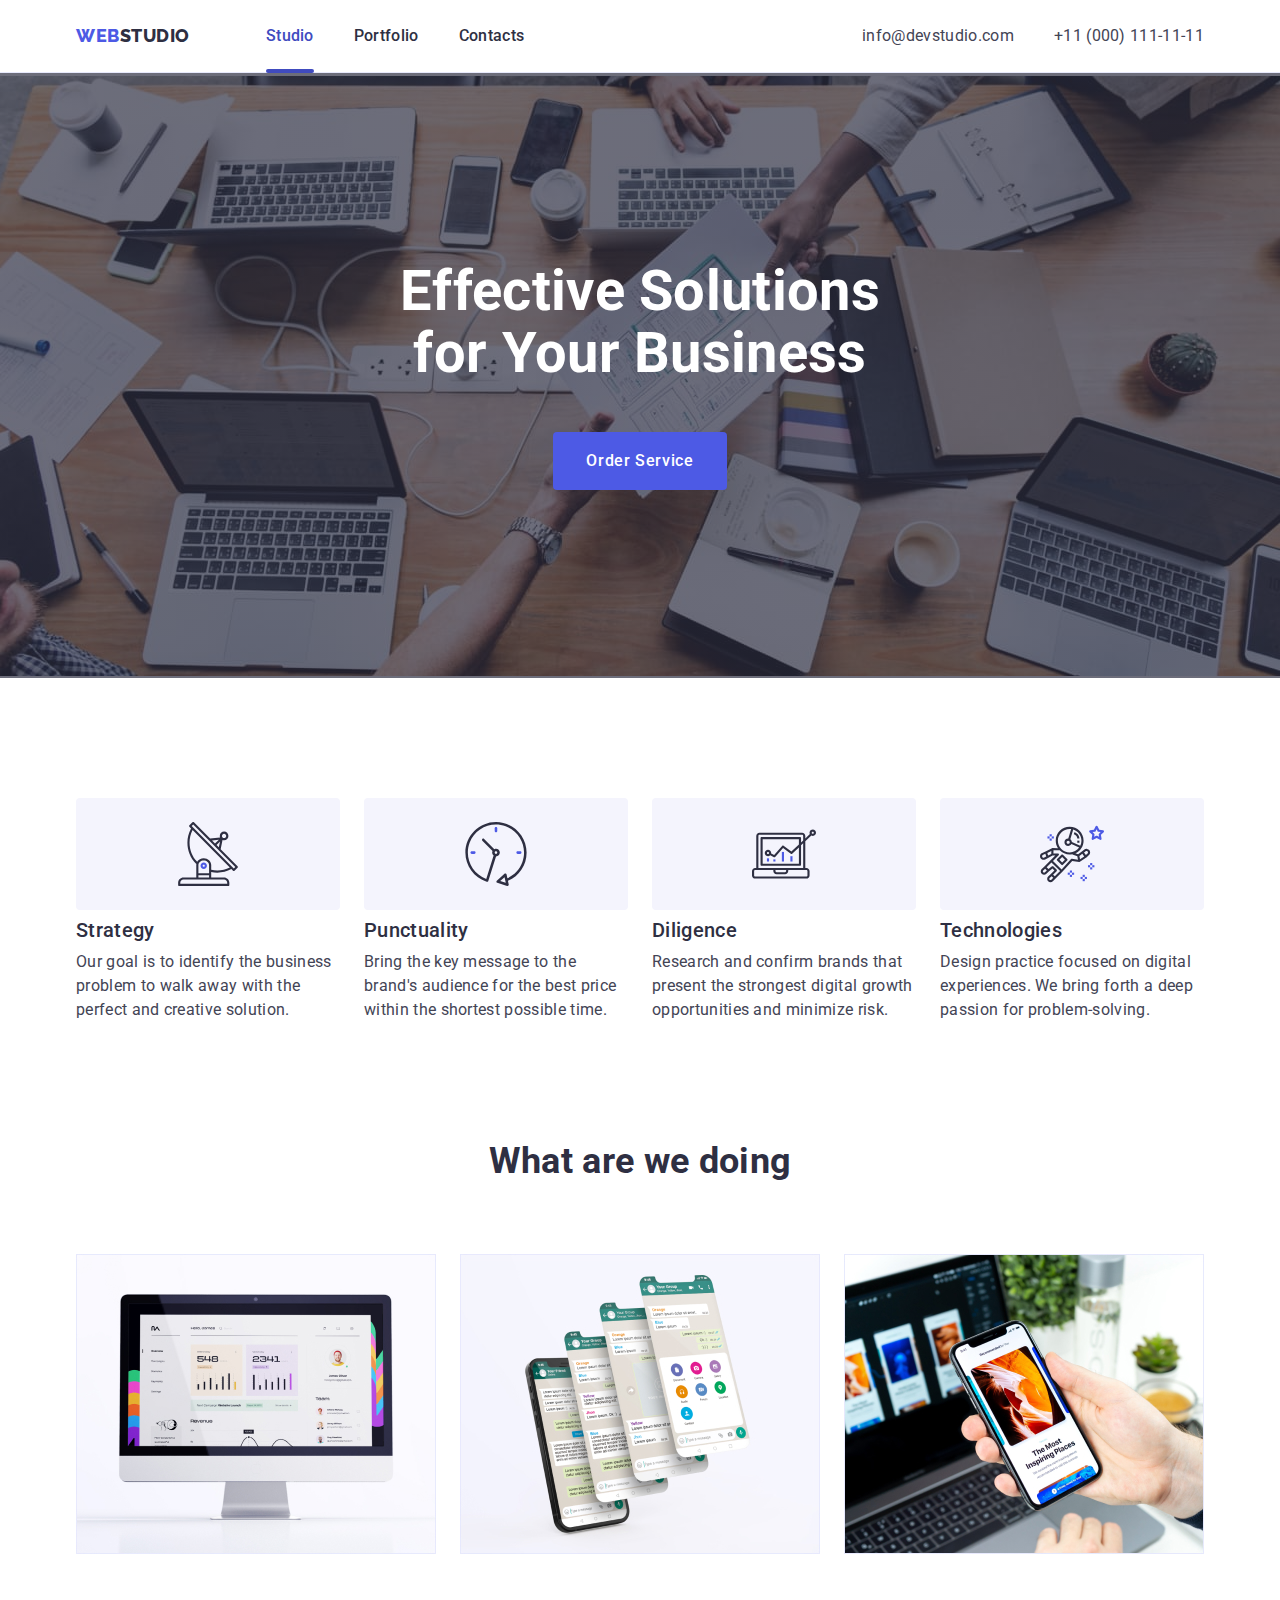
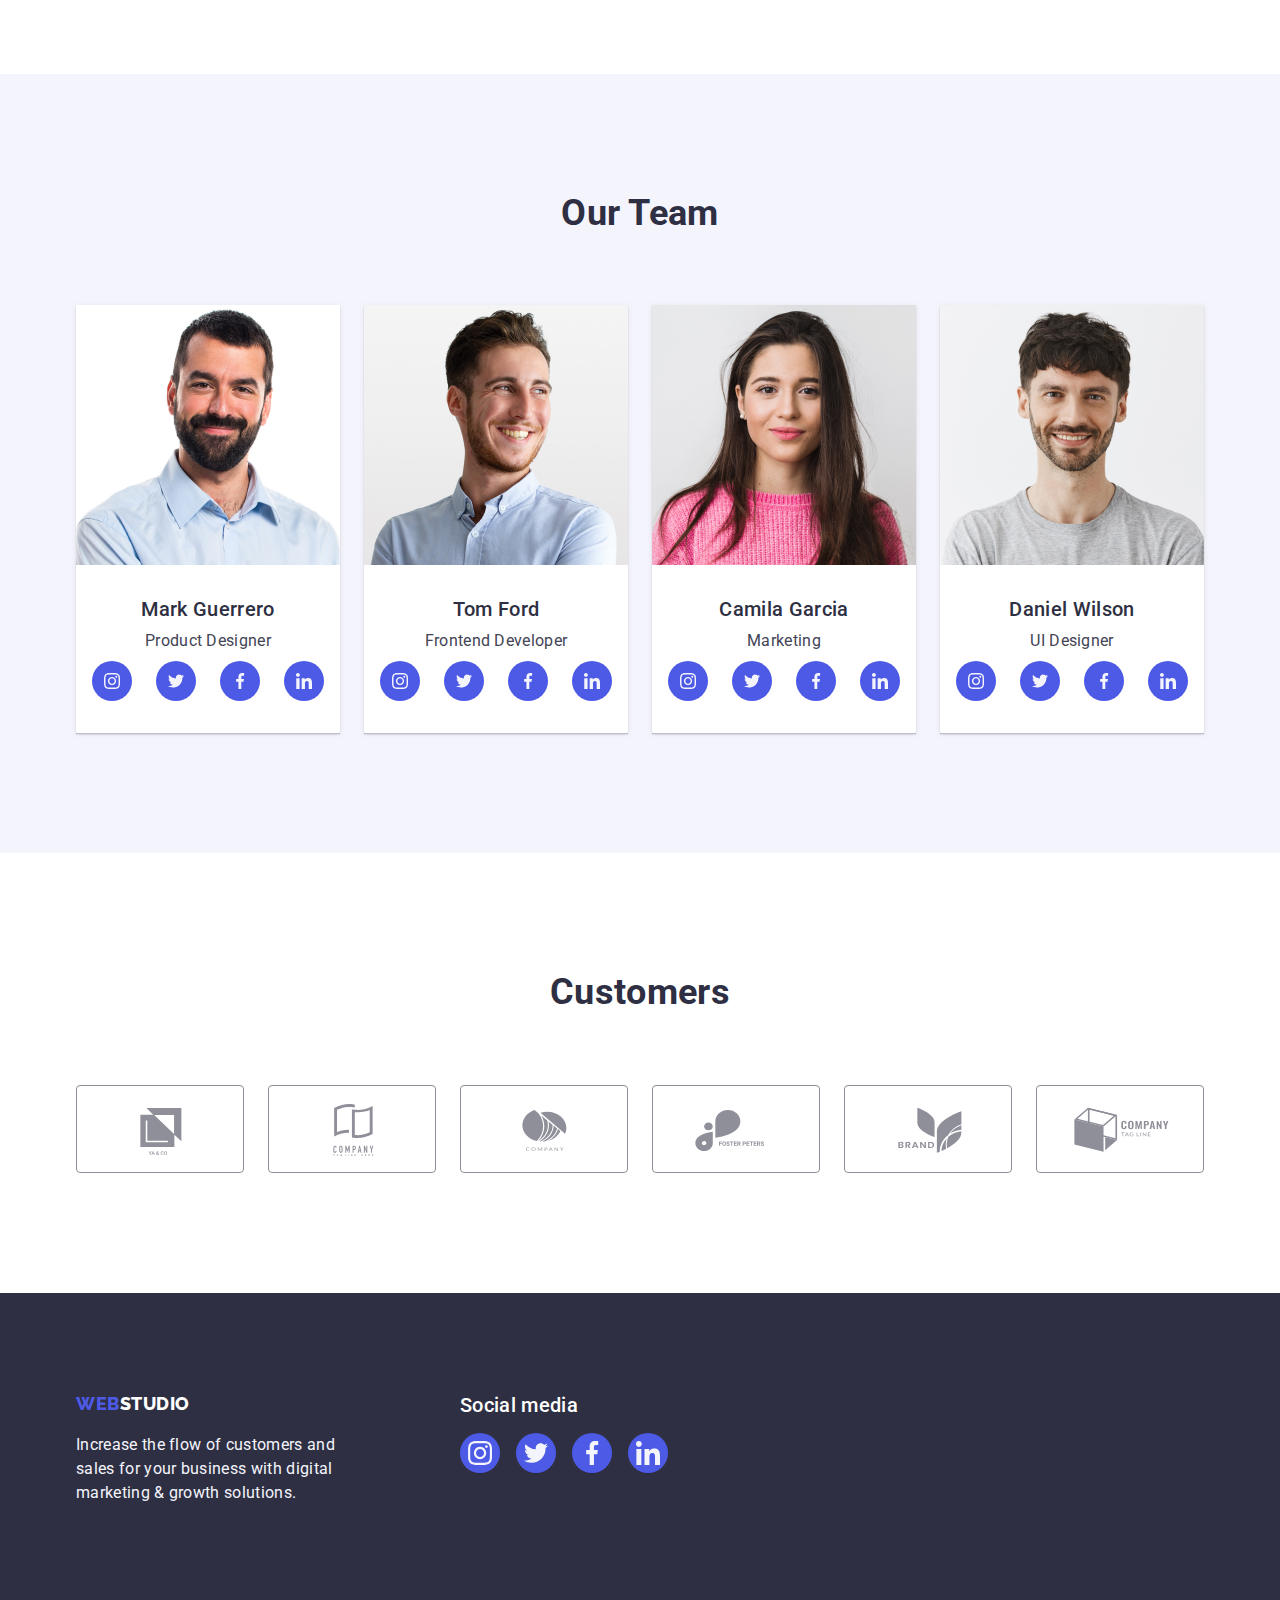
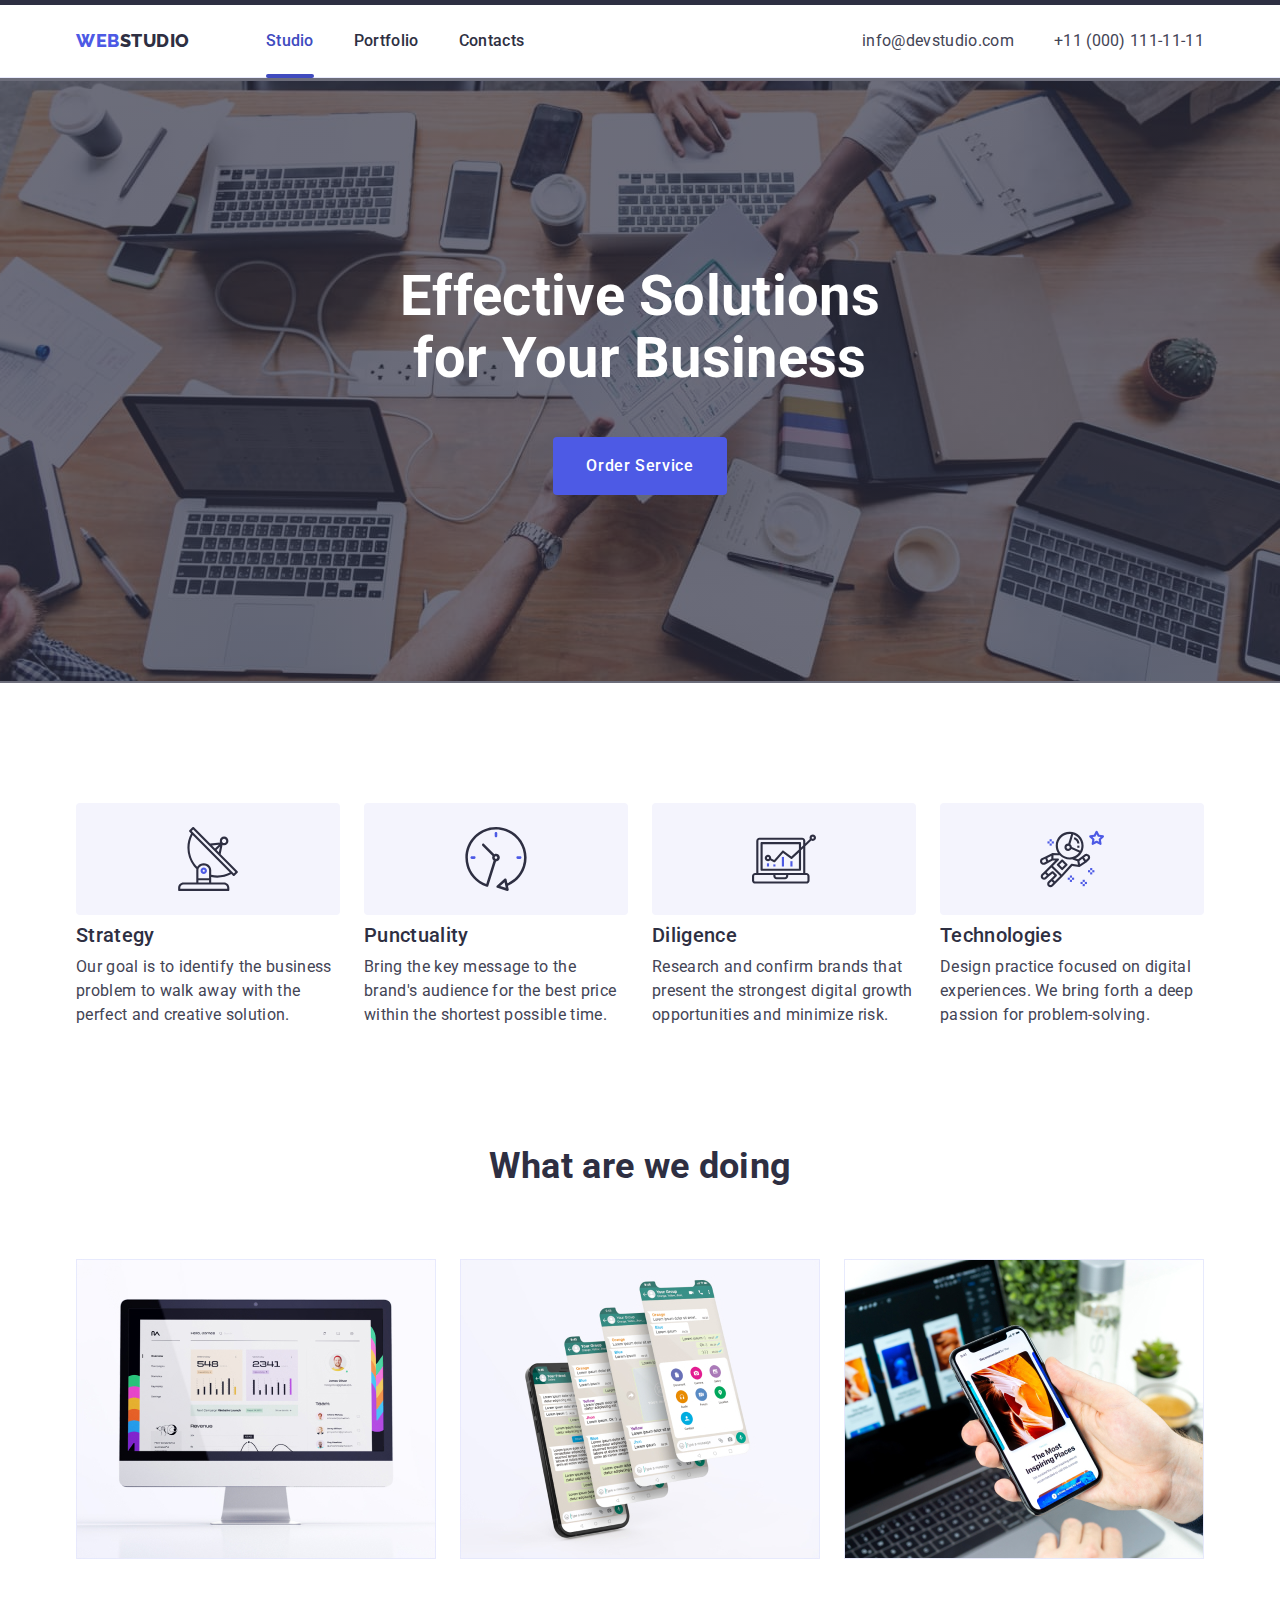
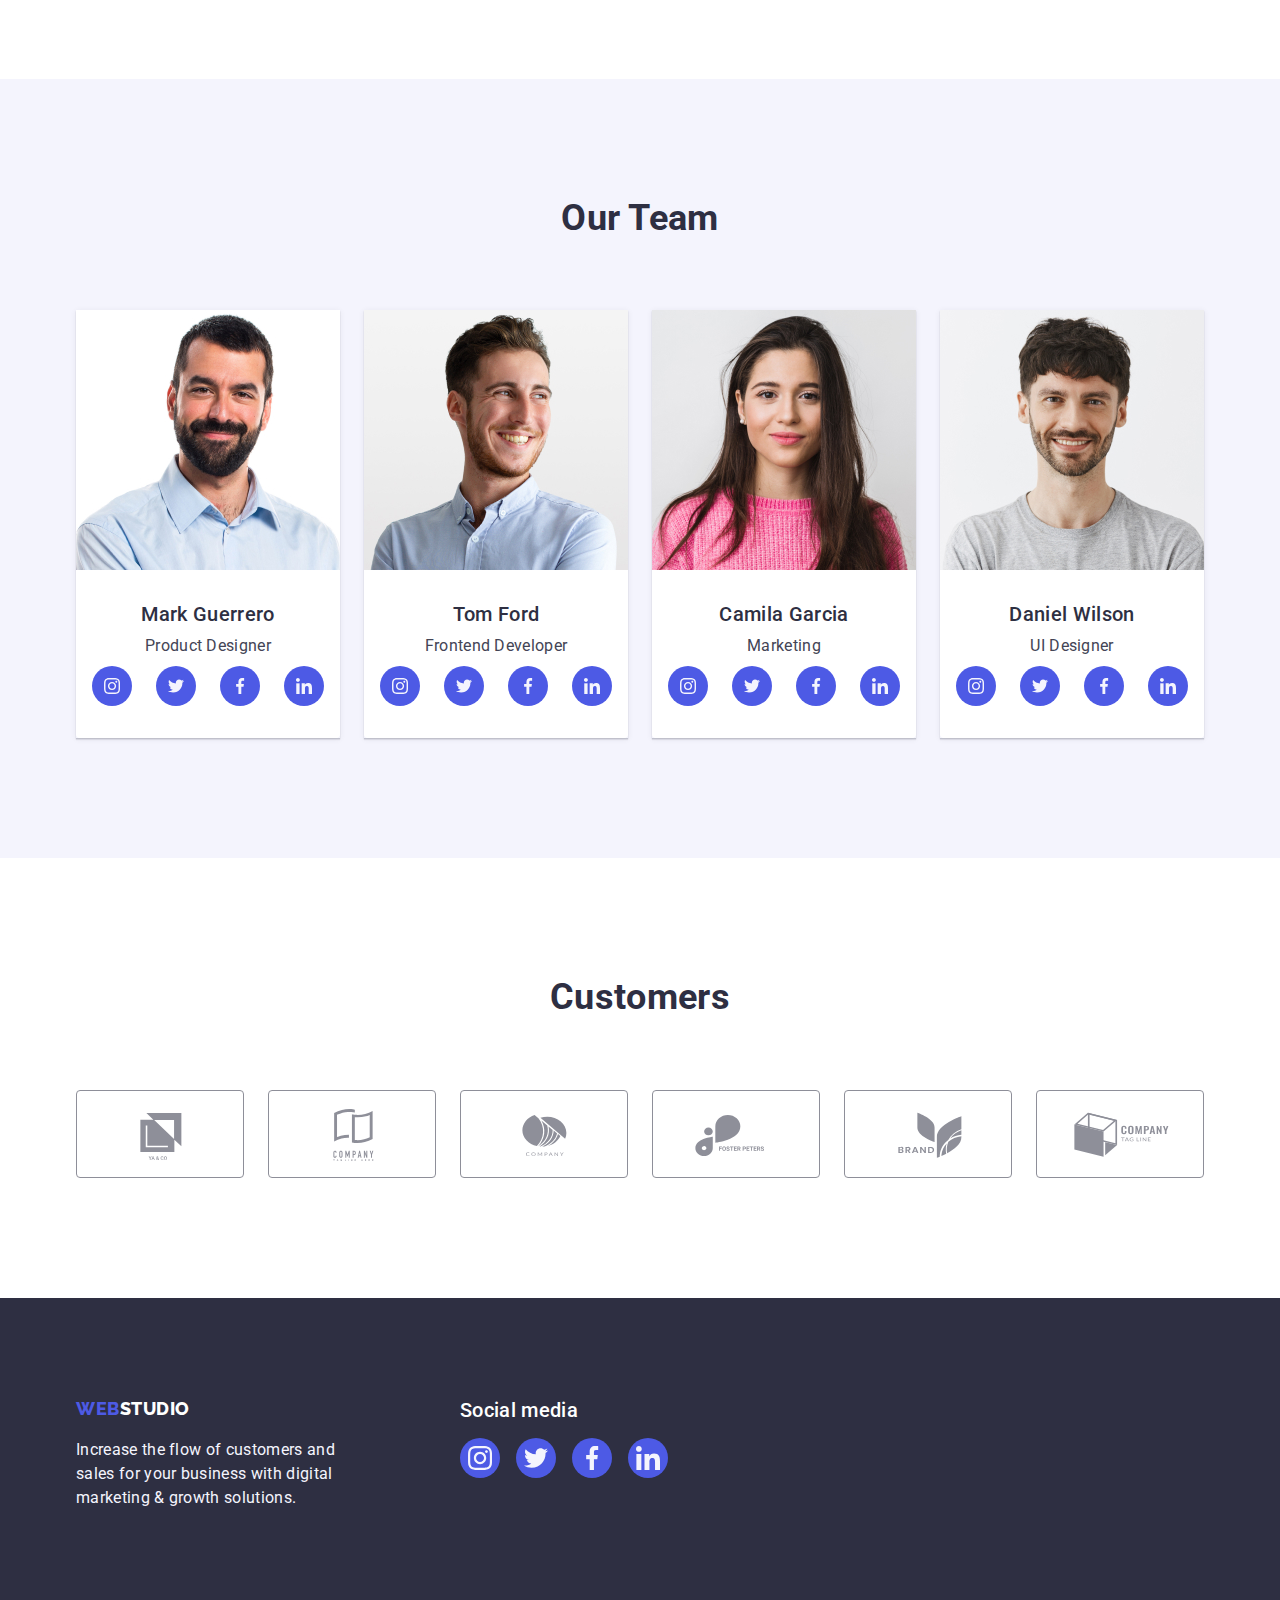
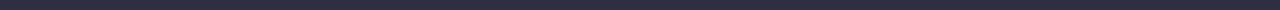
<file: index.html>
<!DOCTYPE html>
<html lang="en">
  <head>
    <meta charset="UTF-8" />
    <meta name="viewport" content="width=device-width, initial-scale=1.0" />
    <title>Studio</title>
    <link
      href="https://fonts.googleapis.com/css2?family=Raleway:wght@800&family=Roboto:wght@400;500;700&display=swap"
      rel="stylesheet"
    />
    <link
      rel="stylesheet"
      href="https://cdnjs.cloudflare.com/ajax/libs/modern-normalize/1.0.0/modern-normalize.min.css"
    />
    <link rel="stylesheet" href="./css/styles.css" />
  </head>
  <body>
    <!-- heder -->
    <header class="page-header"><!DOCTYPE html>
<html lang="en">
  <head>
    <meta charset="UTF-8" />
    <meta name="viewport" content="width=device-width, initial-scale=1.0" />
    <title>Studio</title>
    <link
      href="https://fonts.googleapis.com/css2?family=Raleway:wght@800&family=Roboto:wght@400;500;700&display=swap"
      rel="stylesheet"
    />
    <link
      rel="stylesheet"
      href="https://cdnjs.cloudflare.com/ajax/libs/modern-normalize/1.0.0/modern-normalize.min.css"
    />
    <link rel="stylesheet" href="./css/styles.css" />
  </head>
  <body>
    <!-- heder -->
    <header class="page-header">
      <div class="container header-container">
        <a href="./index.html" class="logo"
          >Web<span class="header-span">Studio</span></a
        >
        <nav>
          <ul class="site-nav list">
            <li><a class="link current" href="./index.html">Studio</a></li>
            <li><a class="link" href="./portfolio.html">Portfolio</a></li>
            <li><a class="link" href="#">Contacts</a></li>
          </ul>
        </nav>
        <address>
          <ul class="address-nav list">
            <li>
              <a class="address-nav link" href="mailto:info@devstudio.com"
                >info@devstudio.com</a
              >
            </li>
            <li>
              <a class="link" href="tel:+110001111111">+11 (000) 111-11-11</a>
            </li>
          </ul>
        </address>
      </div>
    </header>
    <!-- main -->
    <main>
      <!-- hero -->
      <section class="section hero-section">
        <div class="container">
          <h1 class="hero-title">Effective Solutions for Your Business</h1>
          <button class="button primary" type="button" data-modal-open>Order Service</button>
        </div>
      </section>
      <!-- our features -->
      <section class="section">
        <div class="container">
          <h2 class="visualli-hidden">our features</h2>
          <ul class="list features-list">
            <li class="features-item">
              <div class="features-link">
                <svg class="features-icon">
                  <use href="./images/icons.svg#antenna"></use>
                </svg>
              </div>
              <h3 class="section-subtitle">Strategy</h3>
              <p>
                Our goal is to identify the business problem to walk away with
                the perfect and creative solution.
              </p>
            </li>
            <li class="features-item">
              <div class="features-link">
                <svg class="features-icon">
                  <use href="./images/icons.svg#clock"></use>
                </svg>
              </div>
              <h3 class="section-subtitle">Punctuality</h3>
              <p>
                Bring the key message to the brand's audience for the best price
                within the shortest possible time.
              </p>
            </li>
            <li class="features-item">
              <div class="features-link">
                <svg class="features-icon">
                  <use href="./images/icons.svg#diagram"></use>
                </svg>
              </div>
              <h3 class="section-subtitle">Diligence</h3>
              <p>
                Research and confirm brands that present the strongest digital
                growth opportunities and minimize risk.
              </p>
            </li>
            <li class="features-item">
              <div class="features-link">
                <svg class="features-icon">
                  <use href="./images/icons.svg#astronaut"></use>
                </svg>
              </div>
              <h3 class="section-subtitle">Technologies</h3>
              <p>
                Design practice focused on digital experiences. We bring forth a
                deep passion for problem-solving.
              </p>
            </li>
          </ul>
        </div>
      </section>
      <!-- what are we doing -->
      <section class="section">
        <div class="container">
          <h2 class="section-title">What are we doing</h2>
          <ul class="work-list list">
            <li>
              <img src="./images/portfolio/img1.jpg" alt="Mac" width="360" />
            </li>
            <li>
              <img
                src="./images/portfolio/img2.jpg"
                alt="Browser"
                width="360"
              />
            </li>
            <li>
              <img src="./images/portfolio/img3.jpg" alt="Mobile" width="360" />
            </li>
          </ul>
        </div>
      </section>
      <!-- our team  -->
      <section class="section team-section">
        <div class="container">
          <h2 class="section-title">Our Team</h2>
          <ul class="list team-list">
            <li class="team-card">
              <img
                src="./images/contacts/mark.jpg"
                alt="Mark Guerrero"
                width="264"
              />
              <div class="team-descr">
                <h3 class="section-subtitle">Mark Guerrero</h3>
                <p>Product Designer</p>
                <ul class="social-list list">
                  <li class="social-item">
                    <a class="social-link href=""
                      ><svg class="social-icon">
                        <use href="./images/icons.svg#instagram"></use></svg
                    ></a>
                  </li>
                  <li class="social-item">
                    <a class="social-link href=""
                      ><svg class="social-icon">
                        <use href="./images/icons.svg#twitter"></use></svg
                    ></a>
                  </li>
                  <li class="social-item">
                    <a class="social-link href=""
                      ><svg class="social-icon">
                        <use href="./images/icons.svg#facebook"></use></svg
                    ></a>
                  </li>
                  <li class="social-item">
                    <a class="social-link href=""
                      ><svg class="social-icon">
                        <use href="./images/icons.svg#linkedin"></use></svg
                    ></a>
                  </li>
                </ul>
              </div>
            </li>
            <li class="team-card">
              <img src="./images/contacts/tom.jpg" alt="Tom Ford" width="264" />
              <div class="team-descr">
                <h3 class="section-subtitle">Tom Ford</h3>
                <p>Frontend Developer</p>
                <ul class="social-list list">
                  <li class="social-item">
                    <a class="social-link href=""
                      ><svg class="social-icon">
                        <use href="./images/icons.svg#instagram"></use></svg
                    ></a>
                  </li>
                  <li class="social-item">
                    <a class="social-link href=""
                      ><svg class="social-icon">
                        <use href="./images/icons.svg#twitter"></use></svg
                    ></a>
                  </li>
                  <li class="social-item">
                    <a class="social-link href=""
                      ><svg class="social-icon">
                        <use href="./images/icons.svg#facebook"></use></svg
                    ></a>
                  </li>
                  <li class="social-item">
                    <a class="social-link href=""
                      ><svg class="social-icon">
                        <use href="./images/icons.svg#linkedin"></use></svg
                    ></a>
                  </li>
                </ul>
              </div>
            </li>
            <li class="team-card">
              <img
                src="./images/contacts/cam.jpg"
                alt="Camila Garcia"
                width="264"
              />
              <div class="team-descr">
                <h3 class="section-subtitle">Camila Garcia</h3>
                <p>Marketing</p>
                <ul class="social-list list">
                  <li class="social-item">
                    <a class="social-link href=""
                      ><svg class="social-icon">
                        <use href="./images/icons.svg#instagram"></use></svg
                    ></a>
                  </li>
                  <li class="social-item">
                    <a class="social-link href=""
                      ><svg class="social-icon">
                        <use href="./images/icons.svg#twitter"></use></svg
                    ></a>
                  </li>
                  <li class="social-item">
                    <a class="social-link href=""
                      ><svg class="social-icon">
                        <use href="./images/icons.svg#facebook"></use></svg
                    ></a>
                  </li>
                  <li class="social-item">
                    <a class="social-link href=""
                      ><svg class="social-icon">
                        <use href="./images/icons.svg#linkedin"></use></svg
                    ></a>
                  </li>
                </ul>
              </div>
            </li>
            <li class="team-card">
              <img
                src="./images/contacts/dan.jpg"
                alt="Daniel Wilson"
                width="264"
              />
              <div class="team-descr">
                <h3 class="section-subtitle">Daniel Wilson</h3>
                <p>UI Designer</p>
                <ul class="social-list list">
                  <li class="social-item">
                    <a class="social-link href=""
                      ><svg class="social-icon">
                        <use href="./images/icons.svg#instagram"></use></svg
                    ></a>
                  </li>
                  <li class="social-item">
                    <a class="social-link href=""
                      ><svg class="social-icon">
                        <use href="./images/icons.svg#twitter"></use></svg
                    ></a>
                  </li>
                  <li class="social-item">
                    <a class="social-link href=""
                      ><svg class="social-icon">
                        <use href="./images/icons.svg#facebook"></use></svg
                    ></a>
                  </li>
                  <li class="social-item">
                    <a class="social-link href=""
                      ><svg class="social-icon">
                        <use href="./images/icons.svg#linkedin"></use></svg
                    ></a>
                  </li>
                </ul>
              </div>
            </li>
          </ul>
        </div>
      </section>
      <!-- customers -->
      <section class="section section-customers">
        <div class="container"><h2 class="section-title">
          Customers
        </h2>
        <ul class="list customers-list">
  <li class="customers-item">
    <a href="#" class="customers-link">
      <svg class="customers-ico">
        <use href="./images/icons.svg#Logo"></use>
      </svg>
    </a>
  </li>
  <li class="customers-item">
    <a href="#" class="customers-link">
      <svg class="customers-ico">
        <use href="./images/icons.svg#Logo1"></use>
      </svg>
    </a>
  </li>
  <li class="customers-item">
    <a href="#" class="customers-link">
      <svg class="customers-ico">
        <use href="./images/icons.svg#Logo3"></use>
      </svg>
    </a>
  </li>
  <li class="customers-item">
    <a href="#" class="customers-link">
      <svg class="customers-ico">
        <use href="./images/icons.svg#Logo4"></use>
      </svg>
    </a>
  </li>
  <li class="customers-item">
    <a href="#" class="customers-link">
      <svg class="customers-ico">
        <use href="./images/icons.svg#Logo5"></use>
      </svg>
    </a>
  </li>
  <li class="customers-item">
    <a href="#" class="customers-link">
      <svg class="customers-ico">
        <use href="./images/icons.svg#Logo6"></use>
      </svg>
    </a>
  </li>
</ul>

      </div>
        
      </section>
    </main>
    <!-- footer -->
    <footer>
      <div class="container footer-container">
        <div>
        <a class="logo" href="./index.html"
          >Web<span class="footer-span">Studio</span></a
        >
        <p class="footer-text">
          Increase the flow of customers and sales for your business with
          digital marketing & growth solutions.
        </p>
        </div>
        
       <div class=" social-footer"> 
        <h3 class="section-subtitle footer-subtitle">Social media</h3>
        <ul class="social-list-footer">
                  <li class="social-item-footer">
                    <a class="social-link-footer href=""
                      ><svg class="social-icon-footer">
                        <use href="./images/icons.svg#instagram"></use></svg
                    ></a>
                  </li>
                  <li class="social-item-footer">
                    <a class="social-link-footer href=""
                      ><svg class="social-icon-footer">
                        <use href="./images/icons.svg#twitter"></use></svg
                    ></a>
                  </li>
                  <li class="social-item-footer">
                    <a class="social-link-footer href=""
                      ><svg class="social-icon-footer">
                        <use href="./images/icons.svg#facebook"></use></svg
                    ></a>
                  </li>
                  <li class="social-item-footer">
                    <a class="social-link-footer href=""
                      ><svg class="social-icon-footer">
                        <use href="./images/icons.svg#linkedin"></use></svg
                    ></a>
                  </li>
                </ul></div>
      </div>
      
    </footer>
    <!-- modal -->
    <div class="backdrop is-hidden" data-modal>
      <div class="modal">
        <button class="modal-close" type="button" data-modal-close>
          <svg class="close-ico"><use href="./images/icons.svg#icon-close"></use></svg>
      </button>
       
      </div>

    </div>
      <script src="./js/modal.js"></script>
  </body>
</html>

      <div class="container header-container">
        <a href="./index.html" class="logo"
          >Web<span class="header-span">Studio</span></a
        >
        <nav>
          <ul class="site-nav list">
            <li><a class="link current" href="./index.html">Studio</a></li>
            <li><a class="link" href="./portfolio.html">Portfolio</a></li>
            <li><a class="link" href="#">Contacts</a></li>
          </ul>
        </nav>
        <address>
          <ul class="address-nav list">
            <li>
              <a class="address-nav link" href="mailto:info@devstudio.com"
                >info@devstudio.com</a
              >
            </li>
            <li>
              <a class="link" href="tel:+110001111111">+11 (000) 111-11-11</a>
            </li>
          </ul>
        </address>
      </div>
    </header>
    <!-- main -->
    <main>
      <!-- hero -->
      <section class="section hero-section">
        <div class="container">
          <h1 class="hero-title">Effective Solutions for Your Business</h1>
          <button class="button primary" type="button">Order Service</button>
        </div>
      </section>
      <!-- our features -->
      <section class="section">
        <div class="container">
          <h2 class="visualli-hidden">our features</h2>
          <ul class="list features-list">
            <li class="features-item">
              <div class="features-link">
                <svg class="features-icon">
                  <use href="./images/icons.svg#antenna"></use>
                </svg>
              </div>
              <h3 class="section-subtitle">Strategy</h3>
              <p>
                Our goal is to identify the business problem to walk away with
                the perfect and creative solution.
              </p>
            </li>
            <li class="features-item">
              <div class="features-link">
                <svg class="features-icon">
                  <use href="./images/icons.svg#clock"></use>
                </svg>
              </div>
              <h3 class="section-subtitle">Punctuality</h3>
              <p>
                Bring the key message to the brand's audience for the best price
                within the shortest possible time.
              </p>
            </li>
            <li class="features-item">
              <div class="features-link">
                <svg class="features-icon">
                  <use href="./images/icons.svg#diagram"></use>
                </svg>
              </div>
              <h3 class="section-subtitle">Diligence</h3>
              <p>
                Research and confirm brands that present the strongest digital
                growth opportunities and minimize risk.
              </p>
            </li>
            <li class="features-item">
              <div class="features-link">
                <svg class="features-icon">
                  <use href="./images/icons.svg#astronaut"></use>
                </svg>
              </div>
              <h3 class="section-subtitle">Technologies</h3>
              <p>
                Design practice focused on digital experiences. We bring forth a
                deep passion for problem-solving.
              </p>
            </li>
          </ul>
        </div>
      </section>
      <!-- what are we doing -->
      <section class="section">
        <div class="container">
          <h2 class="section-title">What are we doing</h2>
          <ul class="work-list list">
            <li>
              <img src="./images/portfolio/img1.jpg" alt="Mac" width="360" />
            </li>
            <li>
              <img
                src="./images/portfolio/img2.jpg"
                alt="Browser"
                width="360"
              />
            </li>
            <li>
              <img src="./images/portfolio/img3.jpg" alt="Mobile" width="360" />
            </li>
          </ul>
        </div>
      </section>
      <!-- our team  -->
      <section class="section team-section">
        <div class="container">
          <h2 class="section-title">Our Team</h2>
          <ul class="list team-list">
            <li class="team-card">
              <img
                src="./images/contacts/mark.jpg"
                alt="Mark Guerrero"
                width="264"
              />
              <div class="team-descr">
                <h3 class="section-subtitle">Mark Guerrero</h3>
                <p>Product Designer</p>
                <ul class="social-list list">
                  <li class="social-item">
                    <a class="social-link href=""
                      ><svg class="social-icon">
                        <use href="./images/icons.svg#instagram"></use></svg
                    ></a>
                  </li>
                  <li class="social-item">
                    <a class="social-link href=""
                      ><svg class="social-icon">
                        <use href="./images/icons.svg#twitter"></use></svg
                    ></a>
                  </li>
                  <li class="social-item">
                    <a class="social-link href=""
                      ><svg class="social-icon">
                        <use href="./images/icons.svg#facebook"></use></svg
                    ></a>
                  </li>
                  <li class="social-item">
                    <a class="social-link href=""
                      ><svg class="social-icon">
                        <use href="./images/icons.svg#linkedin"></use></svg
                    ></a>
                  </li>
                </ul>
              </div>
            </li>
            <li class="team-card">
              <img src="./images/contacts/tom.jpg" alt="Tom Ford" width="264" />
              <div class="team-descr">
                <h3 class="section-subtitle">Tom Ford</h3>
                <p>Frontend Developer</p>
                <ul class="social-list list">
                  <li class="social-item">
                    <a class="social-link href=""
                      ><svg class="social-icon">
                        <use href="./images/icons.svg#instagram"></use></svg
                    ></a>
                  </li>
                  <li class="social-item">
                    <a class="social-link href=""
                      ><svg class="social-icon">
                        <use href="./images/icons.svg#twitter"></use></svg
                    ></a>
                  </li>
                  <li class="social-item">
                    <a class="social-link href=""
                      ><svg class="social-icon">
                        <use href="./images/icons.svg#facebook"></use></svg
                    ></a>
                  </li>
                  <li class="social-item">
                    <a class="social-link href=""
                      ><svg class="social-icon">
                        <use href="./images/icons.svg#linkedin"></use></svg
                    ></a>
                  </li>
                </ul>
              </div>
            </li>
            <li class="team-card">
              <img
                src="./images/contacts/cam.jpg"
                alt="Camila Garcia"
                width="264"
              />
              <div class="team-descr">
                <h3 class="section-subtitle">Camila Garcia</h3>
                <p>Marketing</p>
                <ul class="social-list list">
                  <li class="social-item">
                    <a class="social-link href=""
                      ><svg class="social-icon">
                        <use href="./images/icons.svg#instagram"></use></svg
                    ></a>
                  </li>
                  <li class="social-item">
                    <a class="social-link href=""
                      ><svg class="social-icon">
                        <use href="./images/icons.svg#twitter"></use></svg
                    ></a>
                  </li>
                  <li class="social-item">
                    <a class="social-link href=""
                      ><svg class="social-icon">
                        <use href="./images/icons.svg#facebook"></use></svg
                    ></a>
                  </li>
                  <li class="social-item">
                    <a class="social-link href=""
                      ><svg class="social-icon">
                        <use href="./images/icons.svg#linkedin"></use></svg
                    ></a>
                  </li>
                </ul>
              </div>
            </li>
            <li class="team-card">
              <img
                src="./images/contacts/dan.jpg"
                alt="Daniel Wilson"
                width="264"
              />
              <div class="team-descr">
                <h3 class="section-subtitle">Daniel Wilson</h3>
                <p>UI Designer</p>
                <ul class="social-list list">
                  <li class="social-item">
                    <a class="social-link href=""
                      ><svg class="social-icon">
                        <use href="./images/icons.svg#instagram"></use></svg
                    ></a>
                  </li>
                  <li class="social-item">
                    <a class="social-link href=""
                      ><svg class="social-icon">
                        <use href="./images/icons.svg#twitter"></use></svg
                    ></a>
                  </li>
                  <li class="social-item">
                    <a class="social-link href=""
                      ><svg class="social-icon">
                        <use href="./images/icons.svg#facebook"></use></svg
                    ></a>
                  </li>
                  <li class="social-item">
                    <a class="social-link href=""
                      ><svg class="social-icon">
                        <use href="./images/icons.svg#linkedin"></use></svg
                    ></a>
                  </li>
                </ul>
              </div>
            </li>
          </ul>
        </div>
      </section>
      <section class="section section-customers">
        <div class="container"><h2 class="section-title">
          Customers
        </h2>
        <ul class="list customers-list">
  <li class="customers-item">
    <a href="#" class="customers-link">
      <svg class="customers-ico">
        <use href="./images/icons.svg#Logo"></use>
      </svg>
    </a>
  </li>
  <li class="customers-item">
    <a href="#" class="customers-link">
      <svg class="customers-ico">
        <use href="./images/icons.svg#Logo1"></use>
      </svg>
    </a>
  </li>
  <li class="customers-item">
    <a href="#" class="customers-link">
      <svg class="customers-ico">
        <use href="./images/icons.svg#Logo3"></use>
      </svg>
    </a>
  </li>
  <li class="customers-item">
    <a href="#" class="customers-link">
      <svg class="customers-ico">
        <use href="./images/icons.svg#Logo4"></use>
      </svg>
    </a>
  </li>
  <li class="customers-item">
    <a href="#" class="customers-link">
      <svg class="customers-ico">
        <use href="./images/icons.svg#Logo5"></use>
      </svg>
    </a>
  </li>
  <li class="customers-item">
    <a href="#" class="customers-link">
      <svg class="customers-ico">
        <use href="./images/icons.svg#Logo6"></use>
      </svg>
    </a>
  </li>
</ul>

      </div>
        
      </section>
    </main>
    <!-- footer -->
    <footer>
      <div class="container footer-container">
        <div>
        <a class="logo" href="./index.html"
          >Web<span class="footer-span">Studio</span></a
        >
        <p class="footer-text">
          Increase the flow of customers and sales for your business with
          digital marketing & growth solutions.
        </p>
        </div>
        
       <div class=" social-footer"> 
        <h3 class="section-subtitle footer-subtitle">Social media</h3>
        <ul class="social-list-footer">
                  <li class="social-item-footer">
                    <a class="social-link-footer href=""
                      ><svg class="social-icon-footer">
                        <use href="./images/icons.svg#instagram"></use></svg
                    ></a>
                  </li>
                  <li class="social-item-footer">
                    <a class="social-link-footer href=""
                      ><svg class="social-icon-footer">
                        <use href="./images/icons.svg#twitter"></use></svg
                    ></a>
                  </li>
                  <li class="social-item-footer">
                    <a class="social-link-footer href=""
                      ><svg class="social-icon-footer">
                        <use href="./images/icons.svg#facebook"></use></svg
                    ></a>
                  </li>
                  <li class="social-item-footer">
                    <a class="social-link-footer href=""
                      ><svg class="social-icon-footer">
                        <use href="./images/icons.svg#linkedin"></use></svg
                    ></a>
                  </li>
                </ul></div>
      </div>
      
    </footer>
  </body>
</html>
</file>
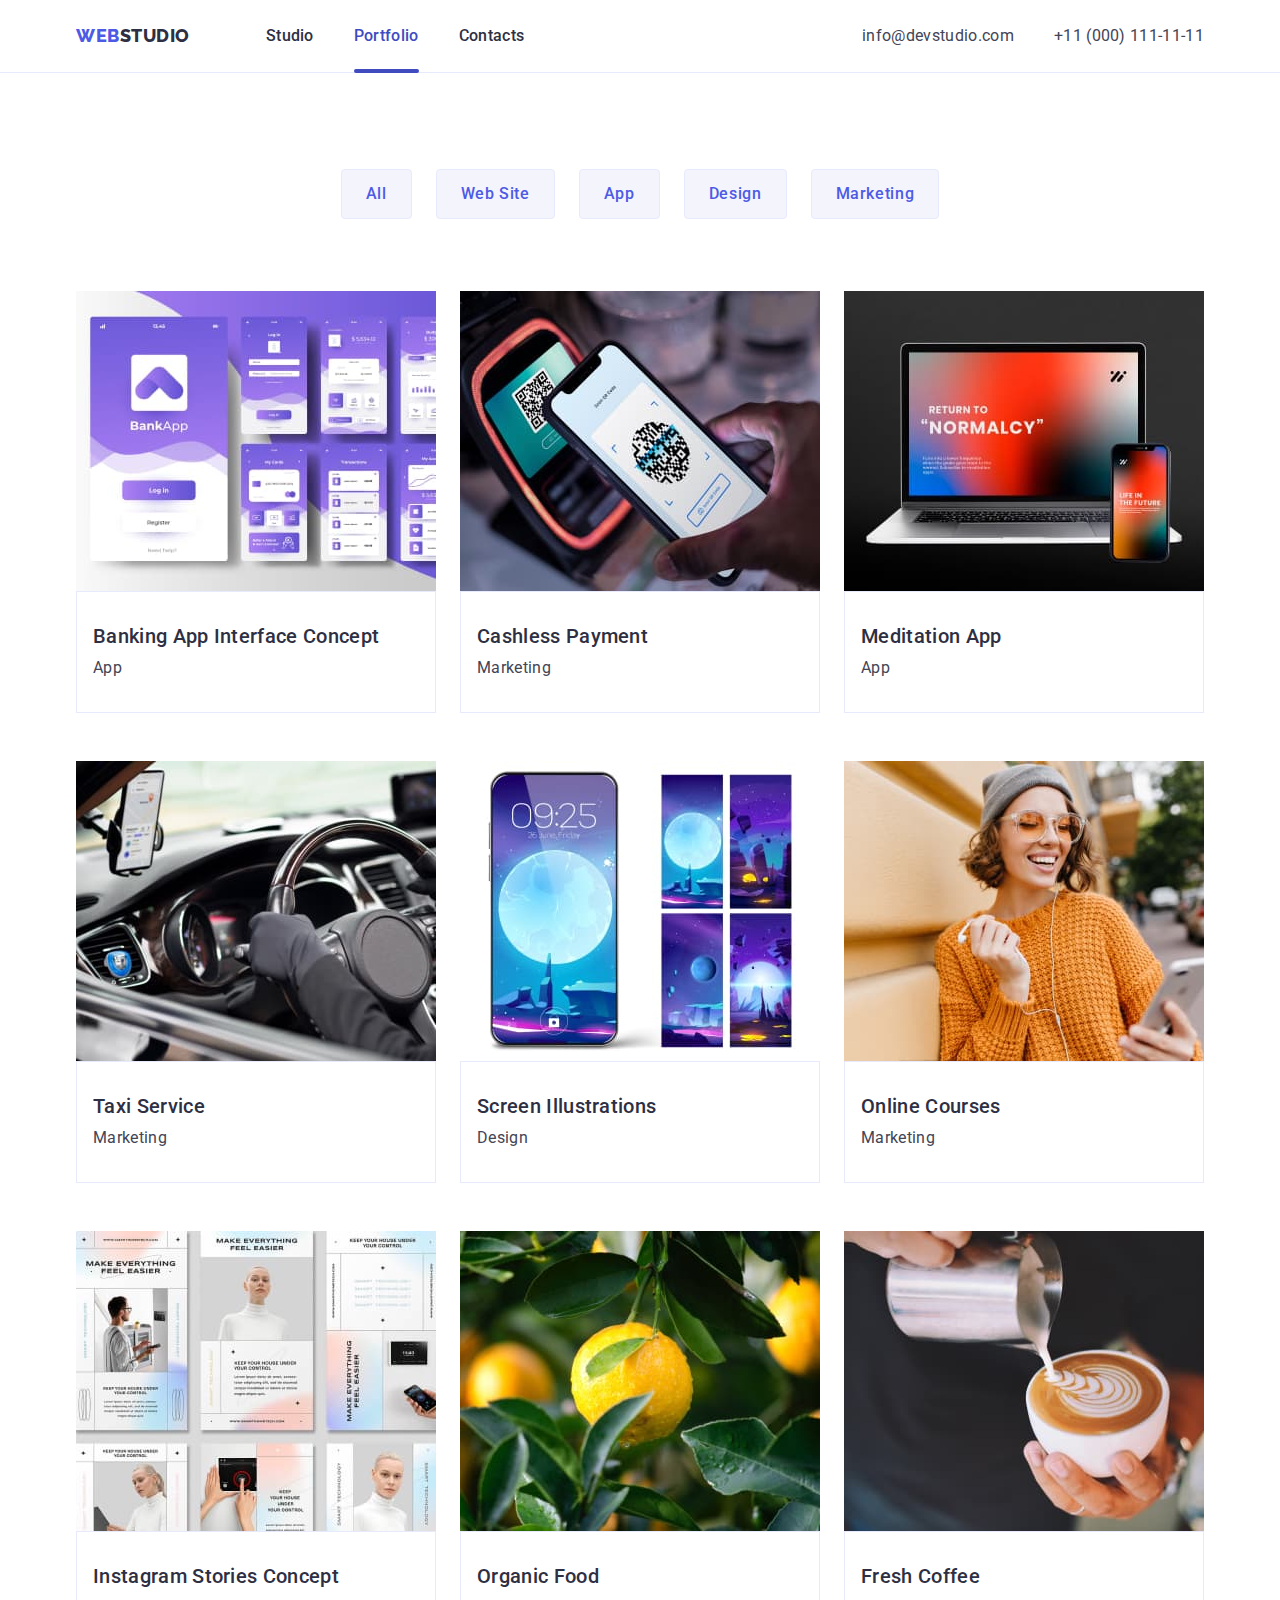
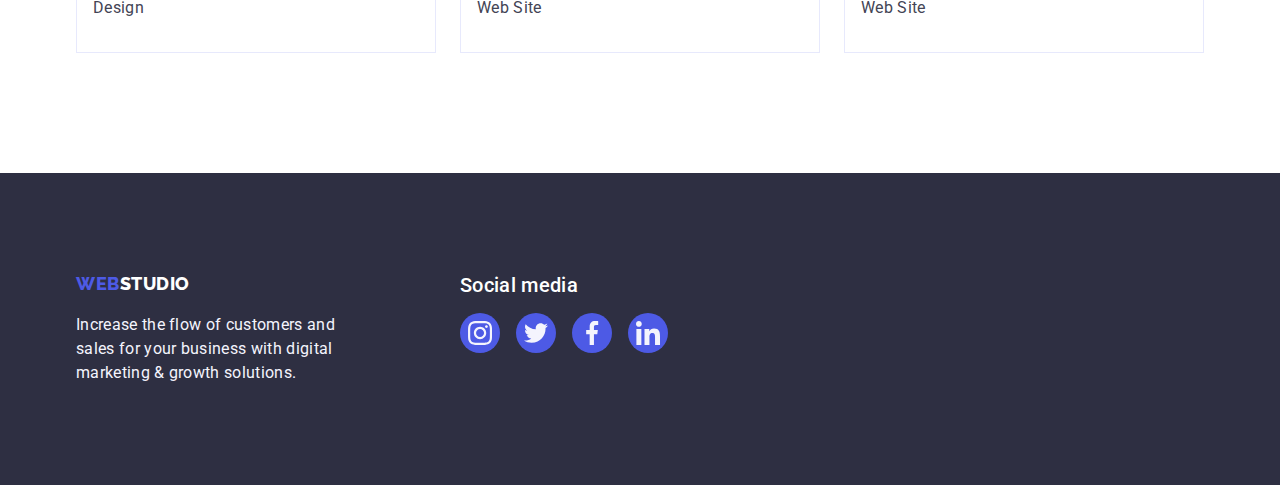
<file: portfolio.html>
<!DOCTYPE html>
<html lang="en">
  <head>
    <meta charset="UTF-8" />
    <meta name="viewport" content="width=device-width, initial-scale=1.0" />
    <link
      href="https://fonts.googleapis.com/css2?family=Raleway:wght@800&family=Roboto:wght@400;500;700&display=swap"
      rel="stylesheet"
    />
    <link
      rel="stylesheet"
      href="https://cdnjs.cloudflare.com/ajax/libs/modern-normalize/1.0.0/modern-normalize.min.css"
    />
    <link rel="stylesheet" href="./css/styles.css" />
    <title>Portfolio</title>
  </head>
  <body>
    <!-- header -->
     <header class="page-header">
      <div class="container header-container">
        <a href="./index.html" class="logo"
          >Web<span class="header-span">Studio</span></a
        >
        <nav>
          <ul class="site-nav list">
            <li><a class="link" href="./index.html">Studio</a></li>
            <li><a class="link current" href="./portfolio.html">Portfolio</a></li>
            <li><a class="link" href="#">Contacts</a></li>
          </ul>
        </nav>
        <address>
          <ul class="address-nav list">
            <li>
              <a class="address-nav link" href="mailto:info@devstudio.com"
                >info@devstudio.com</a
              >
            </li>
            <li>
              <a class="link" href="tel:+110001111111">+11 (000) 111-11-11</a>
            </li>
          </ul>
        </address>
      </div>
    </header>
    <main>
      <section class="section">
        <div class="container">
          <h1 class="section-title visualli-hidden">Portfolio</h1>
          <ul class="list filter-list">
            <li><button class="button secondary" type="button">All</button></li>
            <li>
              <button class="button secondary" type="button">Web Site</button>
            </li>
            <li><button class="button secondary" type="button">App</button></li>
            <li>
              <button class="button secondary" type="button">Design</button>
            </li>
            <li>
              <button class="button secondary" type="button">Marketing</button>
            </li>
          </ul>
        </div>
      
        <div class="container">
          <ul class="list portfolio-list ">
           <li class="portfolio-item
              <a class="link" href="">
                <div class="portfolio-wrap">
                  <img src="./images/cards/img1.jpg" alt="img9" width="360" />
                  <p class="portfolio-text">14 Stylish and User-Friendly App Design Concepts · Task Manager App · Calorie Tracker App · Exotic Fruit Ecommerce App · Cloud Storage App</p>
                </div>
                
                <div class="portfolio-descr">
                  <h2 class="section-subtitle">Banking App Interface Concept</h2>
                <p>App</p>
              </div>
              </a>
            </li>
            <li class="portfolio-item
              <a class="link" href="">
                <div class="portfolio-wrap">
                  <img src="./images/cards/img2.jpg" alt="img9" width="360" />
                  <p class="portfolio-text">14 Stylish and User-Friendly App Design Concepts · Task Manager App · Calorie Tracker App · Exotic Fruit Ecommerce App · Cloud Storage App</p>
                </div>
                
                <div class="portfolio-descr"><h2 class="section-subtitle">Cashless Payment</h2>
                <p>Marketing</p></div>
              </a>
            </li>
            <li class="portfolio-item
              <a class="link" href="">
                <div class="portfolio-wrap">
                  <img src="./images/cards/img3.jpg" alt="img9" width="360" />
                  <p class="portfolio-text">14 Stylish and User-Friendly App Design Concepts · Task Manager App · Calorie Tracker App · Exotic Fruit Ecommerce App · Cloud Storage App</p>
                </div>
            
                <div class="portfolio-descr"><h2 class="section-subtitle">Meditation App</h2>
                <p>App</p></div>
              </a>
            </li>
            <li class="portfolio-item
              <a class="link" href="">
                <div class="portfolio-wrap">
                  <img src="./images/cards/img4.jpg" alt="img9" width="360" />
                  <p class="portfolio-text">14 Stylish and User-Friendly App Design Concepts · Task Manager App · Calorie Tracker App · Exotic Fruit Ecommerce App · Cloud Storage App</p>
                </div>
                
                <div class="portfolio-descr">
                  <h2 class="section-subtitle">Taxi Service</h2>
                <p>Marketing</p></div>
              </a>
            </li>
            <li class="portfolio-item
              <a class="link" href="">
                <div class="portfolio-wrap">
                  <img src="./images/cards/img5.jpg" alt="img9" width="360" />
                  <p class="portfolio-text">14 Stylish and User-Friendly App Design Concepts · Task Manager App · Calorie Tracker App · Exotic Fruit Ecommerce App · Cloud Storage App</p>
                </div>
                
                <div class="portfolio-descr"><h2 class="section-subtitle">Screen Illustrations</h2>
                <p>Design</p>
              </div>
              </a>
            </li>
            <li class="portfolio-item
              <a class="link" href="">
                <div class="portfolio-wrap">
                  <img src="./images/cards/img6.jpg" alt="img9" width="360" />
                  <p class="portfolio-text">14 Stylish and User-Friendly App Design Concepts · Task Manager App · Calorie Tracker App · Exotic Fruit Ecommerce App · Cloud Storage App</p>
                </div>
                
                <div class="portfolio-descr">
                  <h2 class="section-subtitle">Online Courses</h2>
                <p>Marketing</p>
              </div>
              </a>
            </li>
            <li class="portfolio-item
              <a class="link" href="">
                <div class="portfolio-wrap">
                  <img src="./images/cards/img7.jpg" alt="img9" width="360" />
                  <p class="portfolio-text">14 Stylish and User-Friendly App Design Concepts · Task Manager App · Calorie Tracker App · Exotic Fruit Ecommerce App · Cloud Storage App</p>
                </div>
                
                <div class="portfolio-descr">
                  <h2 class="section-subtitle">Instagram Stories Concept</h2>
                <p>Design</p>
              </div>
              </a>
            </li>
            <li class="portfolio-item
              <a class="link" href="">
                <div class="portfolio-wrap">
                  <img src="./images/cards/img8.jpg" alt="img9" width="360" />
                  <p class="portfolio-text">14 Stylish and User-Friendly App Design Concepts · Task Manager App · Calorie Tracker App · Exotic Fruit Ecommerce App · Cloud Storage App</p>
                </div>
                
                <div class="portfolio-descr">
                  <h2 class="section-subtitle">Organic Food</h2>
                <p>Web Site</p>
              </div>
              </a>
            </li>
            <li class="portfolio-item
              <a class="link" href="">
                <div class="portfolio-wrap">
                  <img src="./images/cards/img9.jpg" alt="img9" width="360" />
                  <p class="portfolio-text">14 Stylish and User-Friendly App Design Concepts · Task Manager App · Calorie Tracker App · Exotic Fruit Ecommerce App · Cloud Storage App</p>
                </div>
                
                <div class="portfolio-descr">
                  <h2 class="section-subtitle">Fresh Coffee</h2>
                <p>Web Site</p>
              </div>
              </a>
            </li>
          </ul>
        </div>
      </section>
    </main>
    <footer>
      <div class="container footer-container">
        <div>
        <a class="logo" href="./index.html"
          >Web<span class="footer-span">Studio</span></a
        >
        <p class="footer-text">
          Increase the flow of customers and sales for your business with
          digital marketing & growth solutions.
        </p>
        </div>
        
       <div class=" social-footer"> 
        <h3 class="section-subtitle footer-subtitle">Social media</h3>
        <ul class="social-list-footer">
                  <li class="social-item-footer">
                    <a class="social-link-footer href=""
                      ><svg class="social-icon-footer">
                        <use href="./images/icons.svg#instagram"></use></svg
                    ></a>
                  </li>
                  <li class="social-item-footer">
                    <a class="social-link-footer href=""
                      ><svg class="social-icon-footer">
                        <use href="./images/icons.svg#twitter"></use></svg
                    ></a>
                  </li>
                  <li class="social-item-footer">
                    <a class="social-link-footer href=""
                      ><svg class="social-icon-footer">
                        <use href="./images/icons.svg#facebook"></use></svg
                    ></a>
                  </li>
                  <li class="social-item-footer">
                    <a class="social-link-footer href=""
                      ><svg class="social-icon-footer">
                        <use href="./images/icons.svg#linkedin"></use></svg
                    ></a>
                  </li>
                </ul></div>
      </div>
      
    </footer>
  </body>
</html>
</file>
<file: css/styles.css>
:root {
  --text: #434455; /* slate */
  --primary-white: #ffffff; /* white */
  --pressed-state: #404bbf; /* ocean */
  --dark: #2e2f42; /* navy blue */
  --accent: #e7e9fc; /* cornflower */
  --light: #f4f4fd; /* cloud */
  --primary-brand: #4d5ae5; /* iris */
  --green: #31d0aa; /* green */
  --light-slate: #8e8f99; /* light-slate */

  --font-family: "Roboto", sans-serif;
  --second-family: "Raleway", sans-serif;

  --bg-gradient: linear-gradient(rgba(46, 47, 66, 0.7), rgba(46, 47, 66, 0.7));

  --cubic: 250ms cubic-bezier(0.4, 0, 0.2, 1);
}

/* reset */
p,
h1,
h2,
h3,
h4,
h5,
h6 {
  margin: 0;
}
ul {
  margin: 0;
  padding-left: 0;
}
img {
  display: block;
}
/* main */
.container {
  width: 1158px;
  padding-left: 15px;
  padding-right: 15px;
  margin: 0 auto;
  cursor: default;
  /* outline: 1px solid red; */
}
body {
  font-family: var(--font-family);
  font-size: 16px;
  color: var(--text);
  line-height: 1.5;
  letter-spacing: 0.02em;
}
.section {
  margin-bottom: 120px;
}
.list {
  list-style: none;
}
.link {
  text-decoration: none;
}
.visualli-hidden {
  position: absolute;
  width: 1px;
  height: 1px;
  margin: -1px;
  border: 0;
  padding: 0;
  white-space: nowrap;
  clip-path: inset(100%);
  clip: rect(0 0 0 0);
  overflow: hidden;
}
/* buttons */
.button {
  cursor: pointer;
  border: 1px solid transparent;
  border-radius: 4px;
  font-family: inherit;
  font-weight: 500;
  font-size: 16px;
  line-height: 1.5;
  letter-spacing: 0.04em;
}
.button.primary {
  padding: 16px 32px;
  background-color: var(--primary-brand);
  color: var(--primary-white);
}

.button.primary:hover,
.button.primary:focus {
  background-color: var(--pressed-state);
  transition: background-color var(--cubic);
}
.button.secondary {
  border-color: var(--accent);
  padding: 12px 24px;
  background-color: var(--light);
  color: var(--primary-brand);
}
.button.secondary:hover,
.button.secondary:focus {
  background-color: var(--pressed-state);
  color: var(--primary-white);
  box-shadow: 0 2px 2px 0 rgba(0, 0, 0, 0.12), 0 2px 1px 0 rgba(0, 0, 0, 0.08),
    0 3px 1px 0 rgba(0, 0, 0, 0.1);
  transition: background-color var(--cubic), color var(--cubic),
    box-shadow var(--cubic);
}
/* logo */
.logo {
  text-decoration: none;
  color: var(--primary-brand);
  font-family: var(--second-family);
  font-weight: 800;
  font-size: 18px;
  line-height: 1.2;
  letter-spacing: 0.03em;
  text-transform: uppercase;
}
.header-span {
  color: var(--dark);
}
.footer-span {
  color: var(--primary-white);
}
/* header */
header {
  border-bottom: 1px solid var(--accent);
}
.header-container {
  display: flex;
  align-items: center;
}
.address-nav {
  display: flex;
  gap: 40px;
}
.address-nav .link {
  color: var(--text);
  font-style: normal;
}
.address-nav .link:hover,
.address-nav .link:focus {
  color: var(--pressed-state);
  transition: color var(--cubic);
}
address {
  margin-left: auto;
}
.site-nav {
  display: flex;
  gap: 40px;
  margin-left: 76px;
}
.site-nav .link {
  display: block;
  color: var(--dark);
  font-weight: 500;
  padding-top: 24px;
  padding-bottom: 24px;
}
.site-nav .link:hover,
.site-nav .link:focus {
  color: var(--pressed-state);
  transition: color var(--cubic);
}
.link.current {
  position: relative;
  color: var(--pressed-state);
}
.link.current::after {
  content: "";
  display: block;
  position: absolute;
  width: 100%;
  height: 4px;
  bottom: -1px;
  background-color: var(--pressed-state);
  border-radius: 2px;
}
/* title */
.section-title {
  margin-bottom: 72px;
  color: var(--dark);
  font-weight: 700;
  font-size: 36px;
  line-height: 1.1;
  text-align: center;
}

.section-subtitle {
  color: var(--dark);
  margin-bottom: 8px;
  font-weight: 500;
  font-size: 20px;
  line-height: 1.2;
}
/* hero */
.hero-section {
  max-width: 1440px;
  padding: 188px 0px;

  text-align: center;
  background-image: var(--bg-gradient), url(../images/hero-bg.jpg);
  background-repeat: no-repeat;
  background-position: center;
  margin-left: auto;
  margin-right: auto;
}
.hero-title {
  margin-left: auto;
  margin-right: auto;
  margin-bottom: 48px;
  width: 496px;
  font-size: 56px;
  line-height: 1.1;
  color: var(--primary-white);
  text-align: center;
}
/* features */
.features-list {
  gap: 24px;
  display: flex;
}
.features-item {
  min-width: 264px;
}
.features-link {
  display: flex;
  justify-content: center;
  align-items: center;
  width: 264px;
  height: 112px;
  background-color: var(--light);
  border-radius: 4px;
  margin-bottom: 8px;
}
.features-icon {
  width: 64px;
  height: 64px;
  background-position: center;
}

/* work */
.work-list {
  display: flex;
  gap: 24px;
  justify-content: center;
}
/* team */
.team-section {
  margin-bottom: 0px;
  padding-top: 120px;
  padding-bottom: 120px;
  background-color: var(--light);
}
.team-card {
  box-shadow: 0 2px 1px 0 rgba(46, 47, 66, 0.08),
    0 1px 1px 0 rgba(46, 47, 66, 0.16), 0 1px 6px 0 rgba(46, 47, 66, 0.08);
}
.team-descr {
  padding: 32px 16px;
  background-color: var(--primary-white);
  text-align: center;
  border-radius: 0 0 4px 4px;
}
.team-list {
  display: flex;
  gap: 24px;
  justify-content: center;
}
.social-list {
  margin-top: 8px;
  display: flex;
  justify-content: center;
  gap: 24px;
}
.social-item {
  display: flex;
  background-color: var(--primary-brand);
  width: 40px;
  height: 40px;
  border-radius: 50%;
  justify-content: center;
  align-items: center;
}
.social-item:hover,
.social-item:focus {
  background-color: var(--pressed-state);
  transition: background-color var(--cubic);
}
.social-link {
  display: flex;
  height: 16px;
}
.social-icon {
  width: 16px;
  height: 16px;
}
/* customers */
.section-customers {
  margin-top: 120px;
}
.customers-list {
  display: flex;
  gap: 24px;
}

.customers-link:is(:hover, :focus) .customers-ico {
  fill: var(--pressed-state);
  transition: fill var(--cubic);
}

.customers-link {
  width: 168px;
  height: 88px;
  display: flex;
  justify-content: center;
  align-items: center;
  border: 1px solid var(--light-slate);
  border-radius: 4px;
}

.customers-link:is(:hover, :focus) {
  border-color: var(--pressed-state);
  transition: border-color var(--cubic);
}

.customers-ico {
  width: 104px;
  height: 56px;
  fill: var(--light-slate);
}

/* footer */
footer {
  padding: 100px 0;
  background-color: var(--dark);
}
.footer-text {
  margin-top: 16px;
  color: var(--light);
  width: 264px;
}
.footer-container {
  display: flex;
}
.social-footer {
  margin-left: 120px;
}
.footer-subtitle {
  margin-top: 0;
  margin-bottom: 16px;
  color: var(--primary-white);
}
.social-list-footer {
  margin-top: 8px;
  display: flex;
  justify-content: center;
  gap: 16px;
}
.social-item-footer {
  display: flex;
  background-color: var(--primary-brand);
  width: 40px;
  height: 40px;
  border-radius: 50%;
  justify-content: center;
  align-items: center;
}
.social-item-footer:hover,
.social-item-footer:focus {
  background-color: var(--green);
  transition: background-color var(--cubic);
}
.social-link-footer {
  display: flex;
  height: 24px;
}
.social-icon-footer {
  width: 24px;
  height: 24px;
}

/* portfolio */

.portfolio-item:is(:hover, :focus) {
  box-shadow: 0 2px 1px 0 rgba(46, 47, 66, 0.08),
    0 1px 1px 0 rgba(46, 47, 66, 0.16), 0 1px 6px 0 rgba(46, 47, 66, 0.08);
  transition: box-shadow var(--cubic);
}
.portfolio-item:hover .portfolio-text {
  transform: translateY(0);
  transition: transform var(--cubic);
}
.filter-list {
  margin-top: 96px;
  margin-bottom: 72px;
  display: flex;
  gap: 24px;
  justify-content: center;
}
.portfolio-list {
  display: flex;
  flex-wrap: wrap;
  column-gap: 24px;
  row-gap: 48px;
}
.portfolio-wrap {
  position: relative;
  overflow: hidden;
}
.portfolio-text {
  position: absolute;
  top: 0;
  font-weight: 400;
  font-size: 16px;
  padding-left: 32px;
  padding-top: 40px;
  color: var(--light);
  background-color: var(--primary-brand);
  transform: translateY(100%);
  transition: transform var(--cubic);
  height: 100%;
}
.portfolio-descr {
  padding: 32px 16px;
  border: 1px solid var(--accent);
}

/* modal */

.backdrop {
  position: fixed;
  top: 0;
  width: 100%;
  height: 100%;
  background-color: rgba(46, 47, 66, 0.4);
  opacity: 1;
  transition: opacity var(--cubic);
}

.backdrop.is-hidden {
  visibility: hidden;
  opacity: 0;
  pointer-events: none;
}

.backdrop.is-hidden .modal {
  transform: translate(-50%, -50%) scale(0.9);
  transition: transform var(--cubic);
}

.modal {
  position: absolute;
  top: 50%;
  left: 50%;
  transform: translate(-50%, -50%) scale(1);
  width: 408px;
  height: 584px;
  background-color: var(--primary-white);
  border-radius: 4px;
  box-shadow: 0 2px 1px 0 rgba(0, 0, 0, 0.2), 0 1px 3px 0 rgba(0, 0, 0, 0.12),
    0 1px 1px 0 rgba(0, 0, 0, 0.14);
  transition: transform var(--cubic);
}

.modal-close {
  display: flex;
  width: 24px;
  height: 24px;
  background-color: var(--accent);
  border: 1px solid rgba(0, 0, 0, 0.1);
  border-radius: 50%;
  margin-top: 24px;
  margin-right: 24px;
  margin-left: auto;
  justify-content: center;
  align-items: center;
}

.modal-close:hover,
.modal-close:focus {
  background-color: var(--pressed-state);
  fill: var(--primary-white);
  transition: background-color var(--cubic), fill var(--cubic);
}

.close-ico {
  width: 8px;
  height: 8px;
}
</file>
